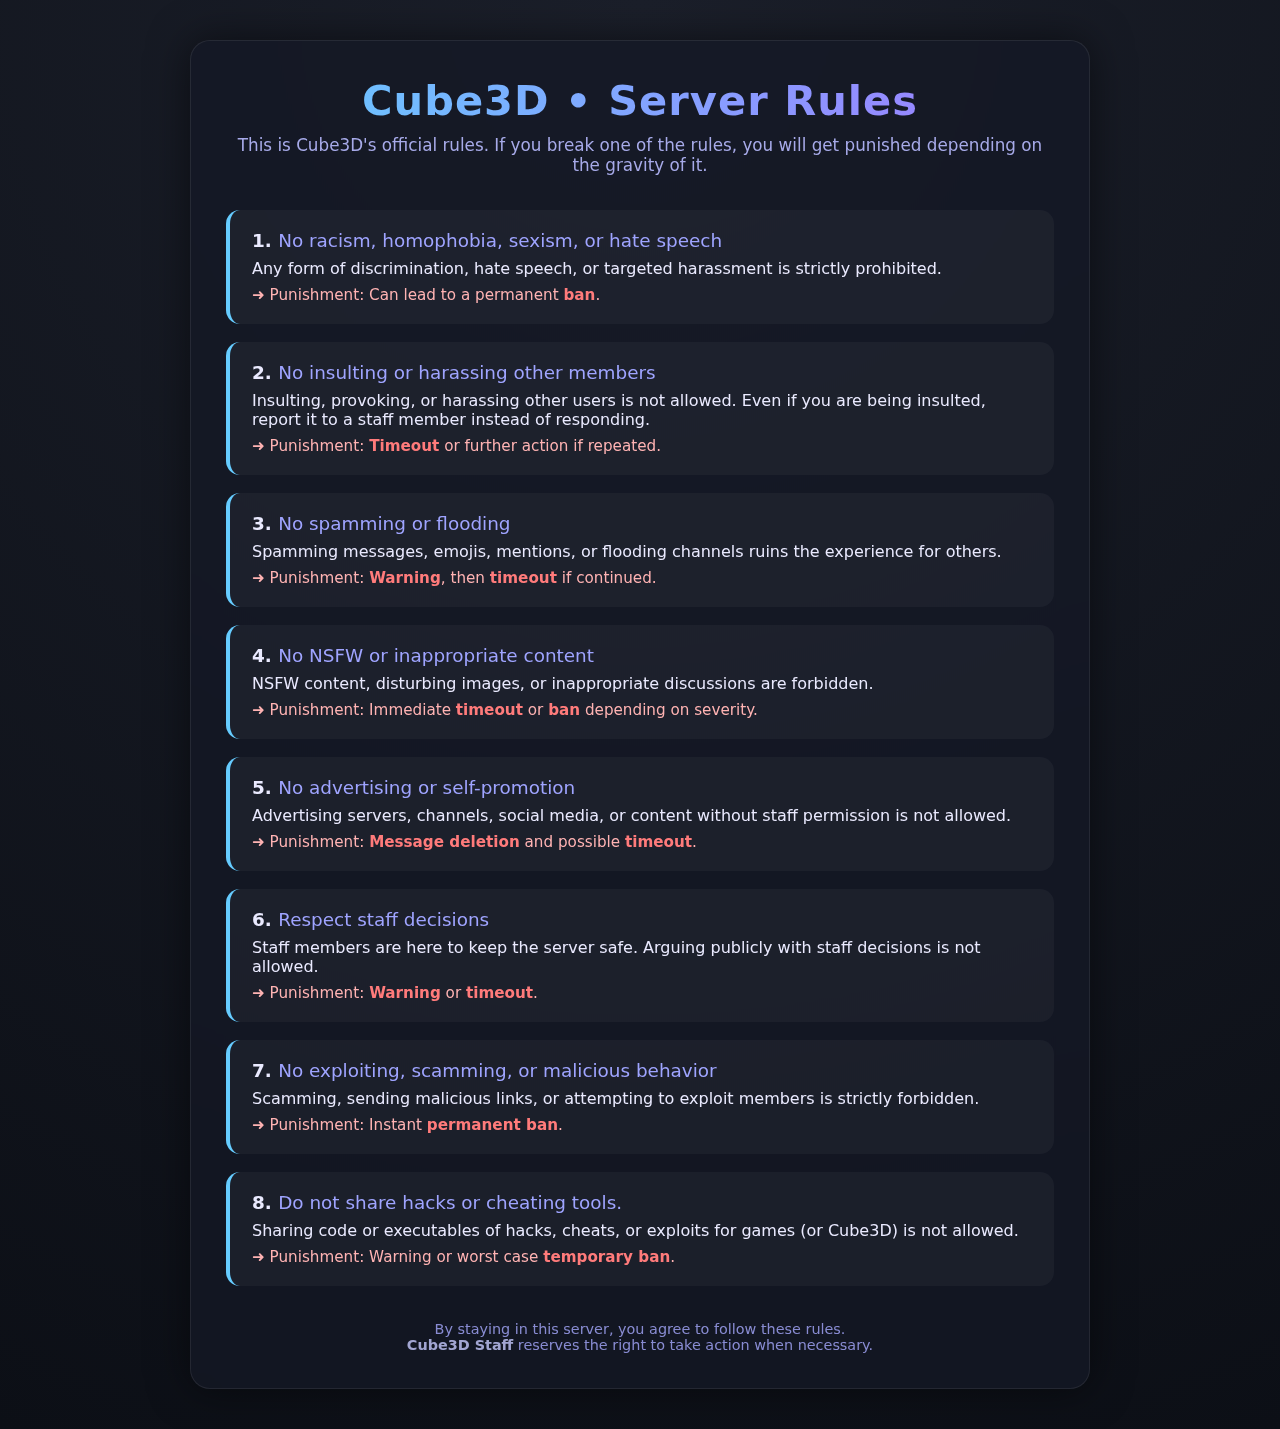
<file: c3d/rules.html>
<!DOCTYPE html>
<html lang="en">
<head>
  <meta charset="UTF-8">
  <title>Cube3D • Server Rules</title>
  <meta name="viewport" content="width=device-width, initial-scale=1.0">

  <style>
    /* ===== RESET ===== */
    * {
      margin: 0;
      padding: 0;
      box-sizing: border-box;
      font-family: "Segoe UI", system-ui, sans-serif;
    }

    body {
      min-height: 100vh;
      background: radial-gradient(circle at top, #1b1f2a, #0c0f16);
      color: #eaeaff;
      display: flex;
      justify-content: center;
      padding: 40px 15px;
    }

    /* ===== MAIN CARD ===== */
    .container {
      max-width: 900px;
      width: 100%;
      background: rgba(20, 24, 38, 0.75);
      backdrop-filter: blur(12px);
      border-radius: 20px;
      box-shadow: 0 0 40px rgba(0,0,0,0.5);
      padding: 35px;
      border: 1px solid rgba(255,255,255,0.08);
      animation: fadeIn 0.8s ease;
    }

    @keyframes fadeIn {
      from { opacity: 0; transform: translateY(15px); }
      to { opacity: 1; transform: translateY(0); }
    }

    /* ===== HEADER ===== */
    .header {
      text-align: center;
      margin-bottom: 35px;
    }

    .header h1 {
      font-size: 2.6rem;
      background: linear-gradient(90deg, #6cf, #9f7cff);
      -webkit-background-clip: text;
      -webkit-text-fill-color: transparent;
      letter-spacing: 1px;
    }

    .header p {
      margin-top: 10px;
      font-size: 1.05rem;
      color: #b8bbff;
      opacity: 0.9;
    }

    /* ===== RULE LIST ===== */
    .rules {
      display: flex;
      flex-direction: column;
      gap: 18px;
    }

    .rule {
      background: rgba(255,255,255,0.04);
      border-radius: 14px;
      padding: 20px 22px;
      border-left: 4px solid #6cf;
      transition: all 0.25s ease;
    }

    .rule:hover {
      transform: translateY(-3px);
      background: rgba(255,255,255,0.07);
      box-shadow: 0 8px 25px rgba(0,0,0,0.35);
    }

    .rule h2 {
      font-size: 1.15rem;
      margin-bottom: 8px;
      color: #eaeaff;
    }

    .rule span {
      color: #9fa4ff;
      font-weight: 500;
    }

    .punishment {
      margin-top: 8px;
      font-size: 0.95rem;
      color: #ffb3b3;
    }

    .punishment b {
      color: #ff7b7b;
    }

    /* ===== FOOTER ===== */
    .footer {
      margin-top: 35px;
      text-align: center;
      font-size: 0.9rem;
      color: #a7aaff;
      opacity: 0.8;
    }

    .footer b {
      color: #c7cbff;
    }

    /* ===== RESPONSIVE ===== */
    @media (max-width: 600px) {
      .header h1 {
        font-size: 2.1rem;
      }

      .container {
        padding: 25px 20px;
      }
    }
  </style>
</head>

<body>
  <div class="container">
    <div class="header">
      <h1>Cube3D • Server Rules</h1>
      <p>
        This is Cube3D's official rules.  
        If you break one of the rules, you will get punished depending on the gravity of it.
      </p>
    </div>

    <div class="rules">

      <div class="rule">
        <h2>1. <span>No racism, homophobia, sexism, or hate speech</span></h2>
        <p>
          Any form of discrimination, hate speech, or targeted harassment is strictly prohibited.
        </p>
        <div class="punishment">
          ➜ Punishment: Can lead to a permanent <b>ban</b>.
        </div>
      </div>

      <div class="rule">
        <h2>2. <span>No insulting or harassing other members</span></h2>
        <p>
          Insulting, provoking, or harassing other users is not allowed. Even if you are being insulted,
          report it to a staff member instead of responding.
        </p>
        <div class="punishment">
          ➜ Punishment: <b>Timeout</b> or further action if repeated.
        </div>
      </div>

      <div class="rule">
        <h2>3. <span>No spamming or flooding</span></h2>
        <p>
          Spamming messages, emojis, mentions, or flooding channels ruins the experience for others.
        </p>
        <div class="punishment">
          ➜ Punishment: <b>Warning</b>, then <b>timeout</b> if continued.
        </div>
      </div>

      <div class="rule">
        <h2>4. <span>No NSFW or inappropriate content</span></h2>
        <p>
          NSFW content, disturbing images, or inappropriate discussions are forbidden.
        </p>
        <div class="punishment">
          ➜ Punishment: Immediate <b>timeout</b> or <b>ban</b> depending on severity.
        </div>
      </div>

      <div class="rule">
        <h2>5. <span>No advertising or self-promotion</span></h2>
        <p>
          Advertising servers, channels, social media, or content without staff permission is not allowed.
        </p>
        <div class="punishment">
          ➜ Punishment: <b>Message deletion</b> and possible <b>timeout</b>.
        </div>
      </div>

      <div class="rule">
        <h2>6. <span>Respect staff decisions</span></h2>
        <p>
          Staff members are here to keep the server safe. Arguing publicly with staff decisions is not allowed.
        </p>
        <div class="punishment">
          ➜ Punishment: <b>Warning</b> or <b>timeout</b>.
        </div>
      </div>

      <div class="rule">
        <h2>7. <span>No exploiting, scamming, or malicious behavior</span></h2>
        <p>
          Scamming, sending malicious links, or attempting to exploit members is strictly forbidden.
        </p>
        <div class="punishment">
          ➜ Punishment: Instant <b>permanent ban</b>.
        </div>
      </div>

      <div class="rule">
        <h2>8. <span>Do not share hacks or cheating tools.</span></h2>
        <p>
          Sharing code or executables of hacks, cheats, or exploits for games (or Cube3D) is not allowed.
        </p>
        <div class="punishment">
          ➜ Punishment: Warning or worst case <b>temporary ban</b>.
        </div>
      </div>

    </div>

    <div class="footer">
      By staying in this server, you agree to follow these rules.  
      <br>
      <b>Cube3D Staff</b> reserves the right to take action when necessary.
    </div>
  </div>
</body>
</html>
</file>
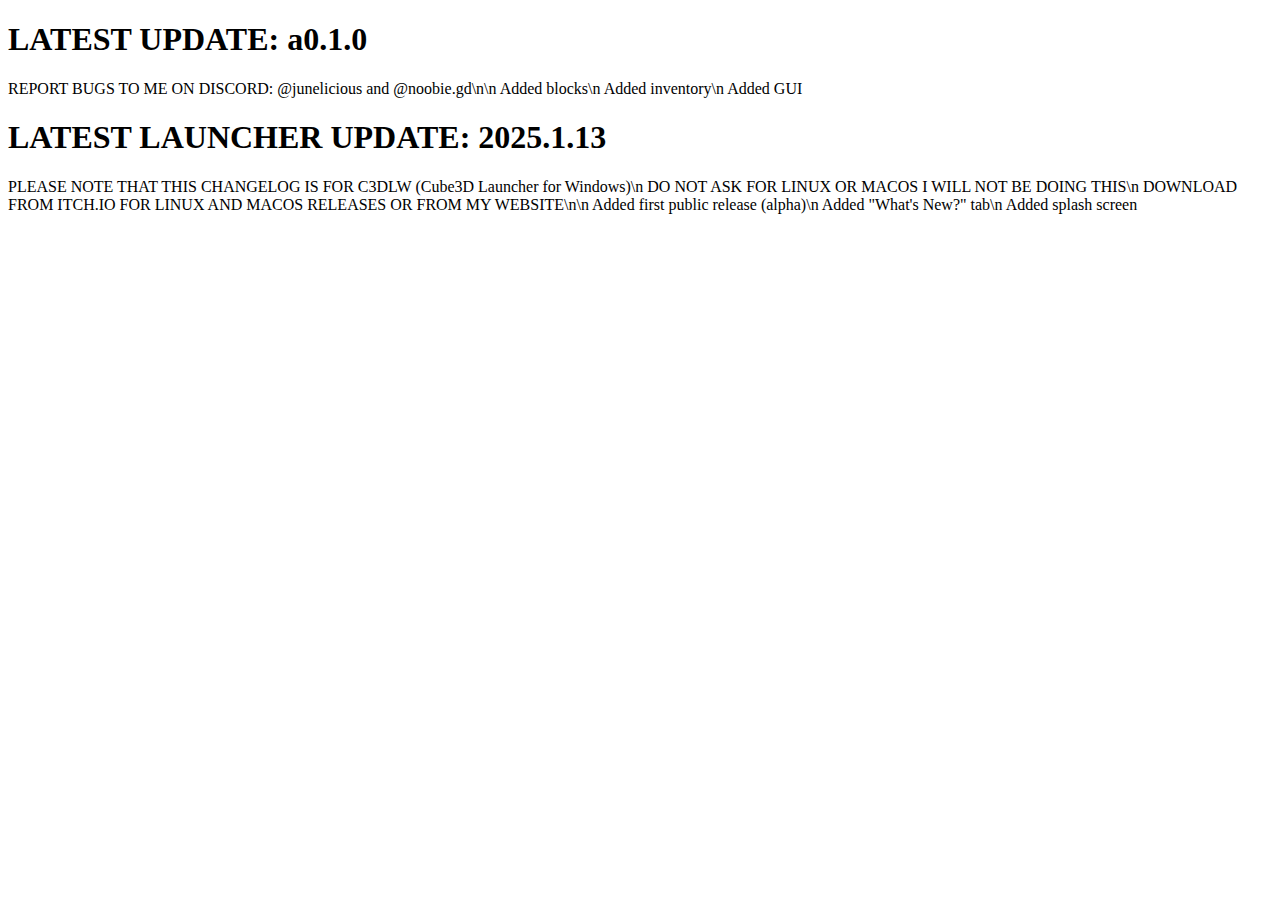
<file: c3d/whats-new.html>
<!DOCTYPE html>
<html>
    <head>
        <meta charset="utf-8">
        <meta http-equiv="X-UA-Compatible" content="IE=edge">
        <title></title>
        <meta name="description" content="">
        <meta name="viewport" content="width=device-width, initial-scale=1">
        <link rel="stylesheet" href="">
    </head>
    <body>
        <h1><strong>
            LATEST UPDATE: a0.1.0
        </strong></h1>
        <p>
            REPORT BUGS TO ME ON DISCORD: @junelicious and @noobie.gd\n\n

            Added blocks\n
            Added inventory\n
            Added GUI
        </p>

        <h1><strong>
            LATEST LAUNCHER UPDATE: 2025.1.13
        </strong></h1>
        <p>
            PLEASE NOTE THAT THIS CHANGELOG IS FOR C3DLW (Cube3D Launcher for Windows)\n
            DO NOT ASK FOR LINUX OR MACOS I WILL NOT BE DOING THIS\n
            DOWNLOAD FROM ITCH.IO FOR LINUX AND MACOS RELEASES OR FROM MY WEBSITE\n\n

            Added first public release (alpha)\n
            Added "What's New?" tab\n
            Added splash screen
        </p>
    </body>
</html>
</file>
